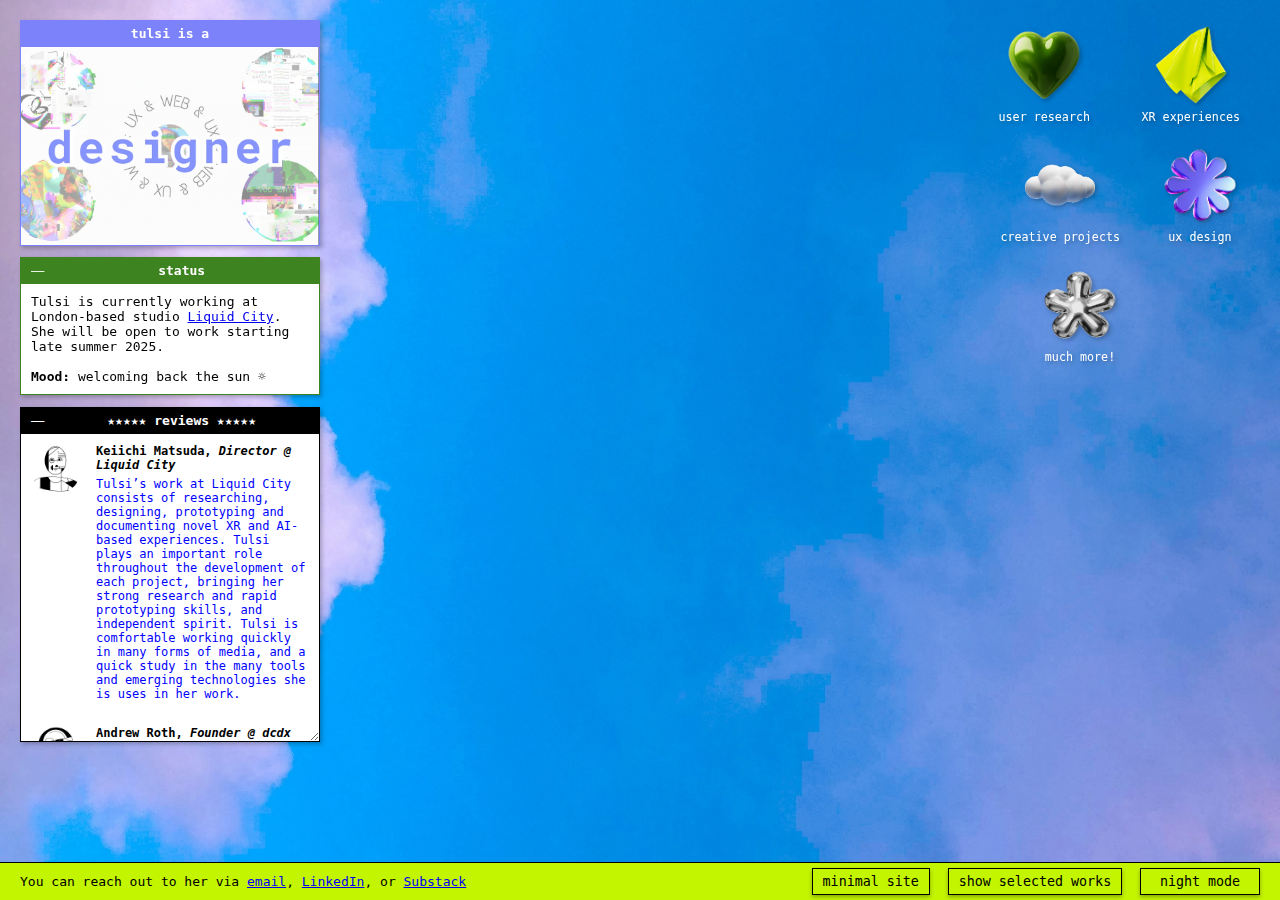
<file: index.html>
<!DOCTYPE html>
<html lang="en">
<head>
    <meta charset="UTF-8">
    <meta name="viewport" content="width=device-width, initial-scale=1.0">
    <title>Portfolio</title>
    <link rel="icon" type="image/x-icon" href="blueheart.png">
    <link rel="stylesheet" href="styles.css">
</head>
<body>
    <div class="desktop">
        <!-- Info Windows -->
        <div class="window" id="status-window" draggable="true">
    <div class="window-header">
        <div class="window-title"> <strong>status</strong></div>
        <button class="minimize-btn">—</button>
    </div>
    <div class="window-content">
        <p>Tulsi is currently working at London-based studio <a href="https://liquid.city/">Liquid City</a>. She will be open to work starting late summer 2025.</p><br>
        <p><strong>Mood:</strong> welcoming back the sun ☼ </p>
    </div>
</div>

<div class="window" id="reviews-window" draggable="true">
    <div class="window-header">
        <div class="window-title"> <strong>★★★★★ reviews ★★★★★</strong></div>
        <button class="minimize-btn">—</button>
    </div>
    <div class="window-content">

        <div class="review">
            <img src="asha-icon.png" alt="Keiichi">
            <div class="review-content">
                <h3>Keiichi Matsuda, <em>Director @ Liquid City</em></h3>
                <p class="review-point"> 
                    Tulsi’s work at Liquid City consists of researching, designing, prototyping and documenting novel XR and AI-based experiences. Tulsi plays an important role throughout the development of each project, bringing her strong research and rapid prototyping skills, and independent spirit. Tulsi is comfortable working quickly in many forms of media, and a quick study in the many tools and emerging technologies she is uses in her work.
                </p>
            </div>
        </div>


        <div class="review">
            <img src="andrew-icon.png" alt="Andrew Roth">
            <div class="review-content">
                <h3>Andrew Roth, <em>Founder @ dcdx</em></h3>
                <p class="review-point">Tulsi is one of those people that just get it. Her ability to find deeper meaning amidst a sea of noise is unparalleled, and her seemingly intuitive understanding of human behavior is scarily on point. The work she did with us at dcdx over a year ago as an intern still stands the test of time as some of our most thought-provoking and loved writing from our audience.</p>
            </div>
        </div>

        <div class="review">
            <img src="asha-icon.png" alt="Asha Toulmin">
            <div class="review-content">
                <h3>Asha Toulmin, <em>Director of UX Research @ CNN</em></h3>
                <p class="review-point">+ Creative: Tulsi comes up with new ideas, thoughts and ways of approaching things</p>
                <p class="review-point">+ Fearless: Tulsi is never afraid to speak up, contribute and address something</p>
                <p class="review-point">+ Proactive: Tulsi truly shows up to what she is invited to, and is always looking to do more and to explore more</p>
            </div>
        </div>

        <div class="review">
            <img src="agnes-icon.png" alt="Agnieska Kroczek">
            <div class="review-content">
                <h3>Agnieska Kroczek, <em>Product Designer @ CNN</em></h3>
                <p class="review-point">Creative, well-spoken, collaborative, and insightful. I worked with Tulsi on a research project at CNN Underscored. Her research compilation was so effective that it would remain a pattern to follow. Tulsi’s super strength is her openness to tackle projects big and small. She brings energy, freshness, intellect, and a creative spark. Working with Tulsi has been a pleasure, and I can't wait to see what she'll tackle next!</p>
            </div>
        </div>
    </div>
</div>

        <div class="window" id="intro-window" draggable="true">
            <div class="window-header">
                <div class="window-title"> <strong>tulsi is a</strong> </div>
            </div>
            <div class="window-content">
                <img src="tulsiisa.gif" width="300px" height="auto">
            </div>
        </div>

        <div class="folder-windows"></div>
        <!-- Folders Container -->
        <div class="folders-container">
            <div class="folder" data-category="xr-ai">
                <img src="brightyellow.png" alt="XR + AI">
                <span>XR experiences</span>
            </div>
            <div class="folder" data-category="web">
                <img src="purpleflower.png" alt="UX Design">
                <span>ux design</span>
            </div>
            <div class="folder" data-category="personal">
                <img src="whitecloud.png" alt="Personal Projects">
                <span>creative projects</span>
            </div>
            <div class="folder" data-category="research">
                <img src="greenheart.png" alt="User Research">
                <span>user research</span>
            </div>
            <div class="folder" data-category="more">
                <img src="chrome.png" alt="Much More">
                <span>much more!</span>
            </div>
        </div>

        <!-- Bottom Bar -->
        <div class="bottom-bar">
            <div class="contact-links">
                You can reach out to her via
                <a href="mailto:tulsikpatel2000@gmail.com">email</a>,
                <a href="https://www.linkedin.com/in/tulsi-patel-4aab98173/" target="_blank">LinkedIn</a>, or
                <a href="https://substack.com/@tulsibasil?" target="_blank">Substack</a>
            </div>
            <div class="controls">
                <button id="minimal">minimal site</button>
                <button id="show-works">show selected works</button>
                <button id="change-bg">change background</button>
            </div>
        </div>
    </div>
    <script src="script.js"></script>
</body>
</html>
</file>
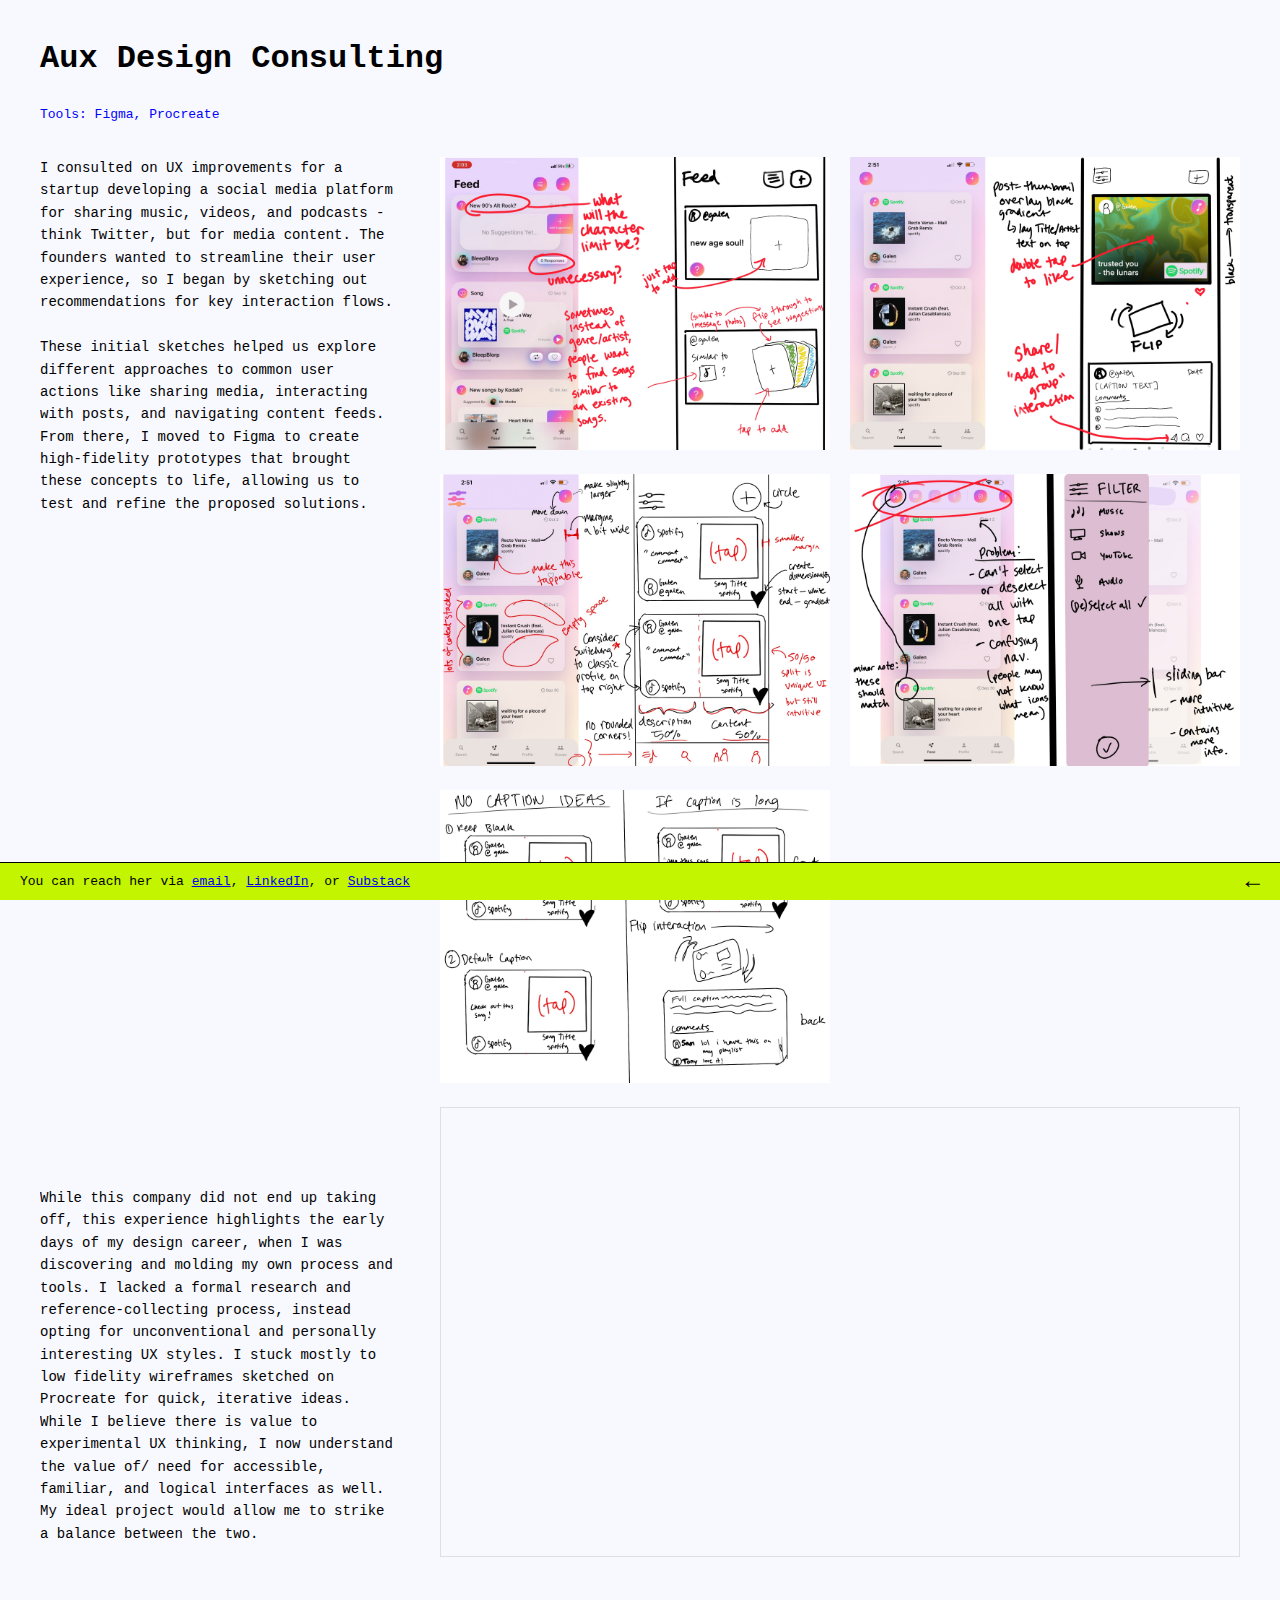
<file: projects/aux.html>
<!DOCTYPE html>
<html lang="en">
<head>
    <meta charset="UTF-8">
    <meta name="viewport" content="width=device-width, initial-scale=1.0">
    <title>Aux</title>
    <link rel="icon" type="image/x-icon" href="blueheart.png">
    <link rel="stylesheet" href="../styles.css">
    <link rel="stylesheet" href="aux.css">
</head>
<body>
    <div class="project-page">
        <h1 class="project-title">Aux Design Consulting</h1>
        <div class="tools">
        	<p> Tools: Figma, Procreate </p>
        </div>
        <br>
        <div class="content-container">
            <!-- Text Column -->
            <div class="text-column">
                <p>I consulted on UX improvements for a startup developing a social media platform for sharing music, videos, and podcasts - think Twitter, but for media content. The founders wanted to streamline their user experience, so I began by sketching out recommendations for key interaction flows.<br><br>
                These initial sketches helped us explore different approaches to common user actions like sharing media, interacting with posts, and navigating content feeds. From there, I moved to Figma to create high-fidelity prototypes that brought these concepts to life, allowing us to test and refine the proposed solutions. <br><br><br><br><br><br><br><br><br><br><br><br><br><br><br><br><br><br><br><br><br><br><br><br><br><br><br><br><br><br><br>
                While this company did not end up taking off, this experience highlights the early days of my design career, when I was discovering and molding my own process and tools. I lacked a formal research and reference-collecting process, instead opting for unconventional and personally interesting UX styles. I stuck mostly to low fidelity wireframes sketched on Procreate for quick, iterative ideas. While I believe there is value to experimental UX thinking, I now understand the value of/ need for accessible, familiar, and logical interfaces as well. My ideal project would allow me to strike a balance between the two. 
                </p>
                
            </div>

            <!-- Media Column -->
            <div class="media-column">
                
            <div class="media-block">
                <div class="media-item">
                    <img src="auxmedia/aux1.jpg" >
                </div>
                
                <div class="media-item">
                    <img src="auxmedia/aux2.jpg" >
                </div>

                <div class="media-item">
                    <img src="auxmedia/aux3.jpg" >
                </div>

                <div class="media-item">
                    <img src="auxmedia/aux4.jpg" >
                </div>

                <div class="media-item">
                    <img src="auxmedia/IMG_2431.jpeg" >
                </div>
            </div>

            <div class="media-item">
					    <iframe style="border: 1px solid rgba(0, 0, 0, 0.1);" width="800" height="450" src="https://embed.figma.com/design/Se4w9ufcFKb0zMkx9xK3Tu/AUX?node-id=0-1&embed-host=share" allowfullscreen></iframe>
                </div>

            </div>
        </div>
    </div>

    <!-- Bottom Bar -->
    <div class="bottom-bar">
        <div class="contact-links"> You can reach her via
            <a href="mailto:tulsi-basil@gmail.com">email</a>,
            <a href="https://www.linkedin.com/in/tulsi-patel-4aab98173/">LinkedIn</a>, or
            <a href="https://substack.com/@tulsibasil?">Substack</a>
        </div>
        <a href="../" class="back-arrow">←</a>
    </div>
</body>
</html>
</file>
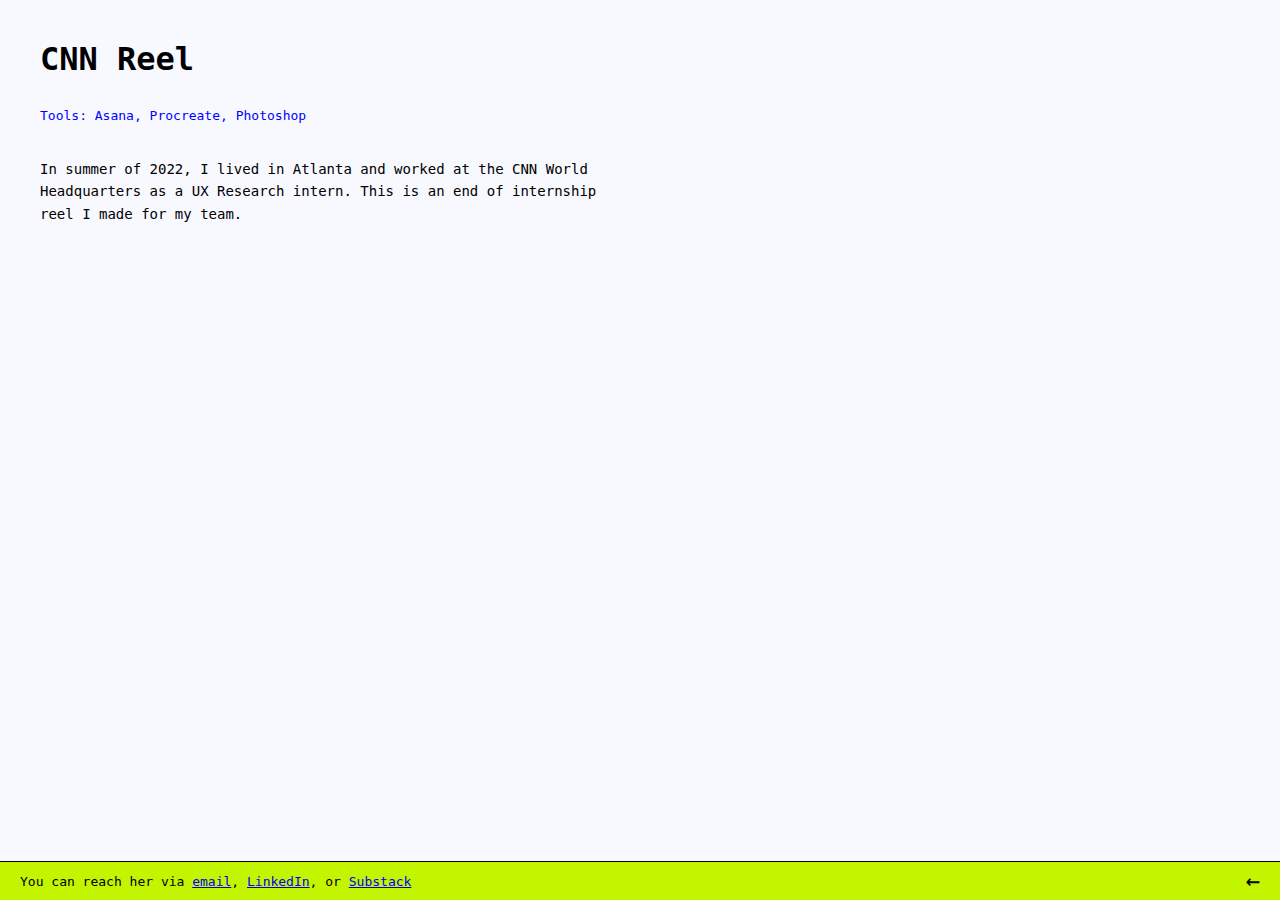
<file: projects/cnn.html>
<!DOCTYPE html>
<html lang="en">
<head>
    <meta charset="UTF-8">
    <meta name="viewport" content="width=device-width, initial-scale=1.0">
    <title>Wisp</title>
    <link rel="stylesheet" href="../styles.css">
    <link rel="stylesheet" href="wisp.css">
</head>
<body>
    <div class="project-page">
        <h1 class="project-title">CNN Reel</h1>
        <div class="tools">
        	<p> Tools: Asana, Procreate, Photoshop </p>
        </div>
        <br>
        <div class="content-container">
            <!-- Text Column -->
            <div class="text-column">
                <p>In summer of 2022, I lived in Atlanta and worked at the CNN World Headquarters as a UX Research intern. This is an end of internship reel I made for my team. </p>
                
            </div>

            <!-- Media Column -->
            <div class="media-column">
                <div class="media-item video-container">
					    <iframe 
					        src="https://youtu.be/SNGi2Mm7qrM?si=b3L5Sxrzr6EdKeAx"
					        title="YouTube video"
					        frameborder="0"
					        allow="accelerometer; autoplay; clipboard-write; encrypted-media; gyroscope; picture-in-picture"
					        allowfullscreen>
					    </iframe>
                </div>
                

            <div class="media-block"> 
                
            </div>

            

            </div>
        </div>
    </div>

    <!-- Bottom Bar -->
    <div class="bottom-bar">
        <div class="contact-links"> You can reach her via
            <a href="mailto:">email</a>,
            <a href="#">LinkedIn</a>, or
            <a href="#">Substack</a>
        </div>
        <a href="../" class="back-arrow">←</a>
    </div>
</body>
</html>
</file>
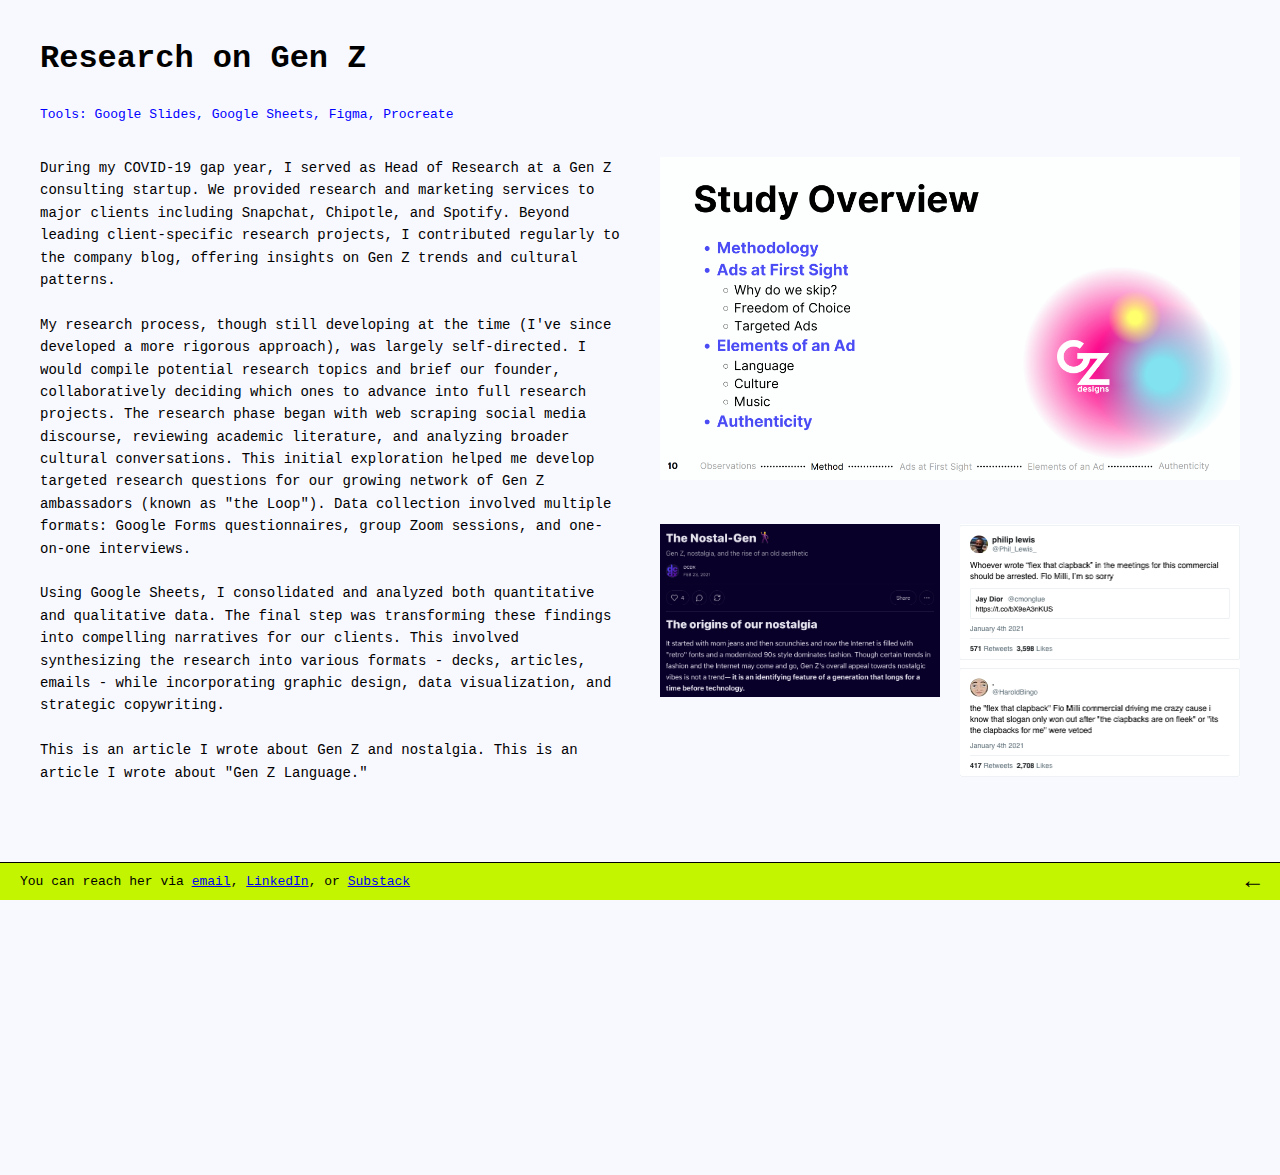
<file: projects/dcdx.html>
<!DOCTYPE html>
<html lang="en">
<head>
    <meta charset="UTF-8">
    <meta name="viewport" content="width=device-width, initial-scale=1.0">
    <title>dcdx</title>
    <link rel="icon" type="image/x-icon" href="blueheart.png">
    <link rel="stylesheet" href="../styles.css">
    <link rel="stylesheet" href="wisp.css">
</head>
<body>
    <div class="project-page">
        <h1 class="project-title">Research on Gen Z</h1>
        <div class="tools">
        	<p> Tools: Google Slides, Google Sheets, Figma, Procreate</p>
        </div>
        <br>
        <div class="content-container">
            <!-- Text Column -->
            <div class="text-column">
                <p>During my COVID-19 gap year, I served as Head of Research at a Gen Z consulting startup. We provided research and marketing services to major clients including Snapchat, Chipotle, and Spotify. Beyond leading client-specific research projects, I contributed regularly to the company blog, offering insights on Gen Z trends and cultural patterns.
                <br><br>
                My research process, though still developing at the time (I've since developed a more rigorous approach), was largely self-directed. I would compile potential research topics and brief our founder, collaboratively deciding which ones to advance into full research projects. The research phase began with web scraping social media discourse, reviewing academic literature, and analyzing broader cultural conversations. This initial exploration helped me develop targeted research questions for our growing network of Gen Z ambassadors (known as "the Loop"). Data collection involved multiple formats: Google Forms questionnaires, group Zoom sessions, and one-on-one interviews.
                <br><br>
                Using Google Sheets, I consolidated and analyzed both quantitative and qualitative data. The final step was transforming these findings into compelling narratives for our clients. This involved synthesizing the research into various formats - decks, articles, emails - while incorporating graphic design, data visualization, and strategic copywriting. 
                <br><br>
                This is an article I wrote about Gen Z and nostalgia.
                This is an article I wrote about "Gen Z Language."
                </p>
                
            </div>

            <!-- Media Column -->
            <div class="media-column">
                <div class="media-item">
					  <a href="dcdxmedia/gzdcopy2.pdf" download>
                        <img src="dcdxmedia/deckimage.png" style="cursor: pointer;">
                        </a>
                </div>
                

            <div class="media-block"> 
                <div class="media-item">
                    <img src="dcdxmedia/nostalgen.png">
                </div>

                <div class="media-item">
                    <img src="dcdxmedia/flex.png">
                </div>

            </div>

            </div>
        </div>
    </div>

    <!-- Bottom Bar -->
    <div class="bottom-bar">
        <div class="contact-links"> You can reach her via
            <a href="mailto:tulsiibasil@gmail.com">email</a>,
            <a href="https://www.linkedin.com/in/tulsi-patel-4aab98173/">LinkedIn</a>, or
            <a href="https://substack.com/@tulsibasil?">Substack</a>
        </div>
        <a href="../index.html" class="back-arrow">←</a>
    </div>
</body>
</html>
</file>
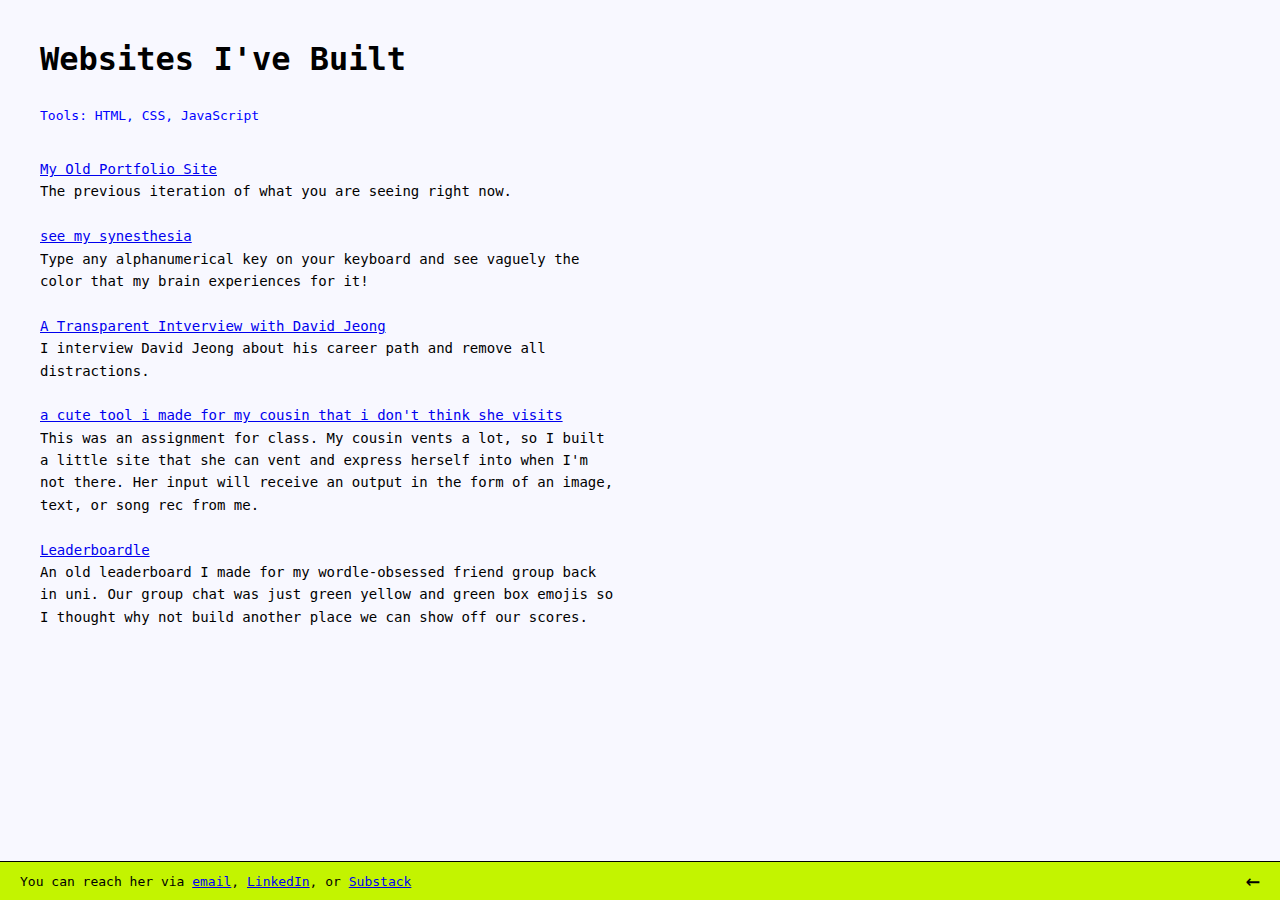
<file: projects/website.html>
<!DOCTYPE html>
<html lang="en">
<head>
    <meta charset="UTF-8">
    <meta name="viewport" content="width=device-width, initial-scale=1.0">
    <title>Writing</title>
    <link rel="stylesheet" href="../styles.css">
    <link rel="stylesheet" href="fancybear.css">
</head>
<body>
    <div class="project-page">
        <h1 class="project-title">Websites I've Built</h1>
        <div class="tools">
        	<p> Tools: HTML, CSS, JavaScript </p>
        </div>
        <br>
        <div class="content-container">
            <!-- Text Column -->
            <div class="text-column">
                <p>

                    <a class="mytitle" href="https://tulsibasil.github.io/portfolio/port.html">My Old Portfolio Site</a>
                    <br>
                    The previous iteration of what you are seeing right now. 
                    <br>
                    <br>

                    <a class="mytitle" href="https://tulsibasil.github.io/interactive/keyboard_instrument/keyboard.html">see my synesthesia</a>
                    <br>
                    Type any alphanumerical key on your keyboard and see vaguely the color that my brain experiences for it!
                    <br>
                    <br>

                    <a class="mytitle" href="https://tulsibasil.github.io/interactive/jeonginterview.html">A Transparent Intverview with David Jeong</a>
                    <br>
                    I interview David Jeong about his career path and remove all distractions.
                    <br>
                    <br>

                    <a class="mytitle" href="https://tulsibasil.github.io/interactive/input_output/inputoutput.html">a cute tool i made for my cousin that i don't think she visits</a>
                    <br>
                    This was an assignment for class. My cousin vents a lot, so I built a little site that she can vent and express herself into when I'm not there. Her input will receive an output in the form of an image, text, or song rec from me.
                    <br>
                    <br>

                    <a class="mytitle" href="https://tulsibasil.github.io/interactive/airtable-demo/1%20-%20list%20all%20records/index.html">Leaderboardle</a>
                    <br>
                    An old leaderboard I made for my wordle-obsessed friend group back in uni. Our group chat was just green yellow and green box emojis so I thought why not build another place we can show off our scores. 
                    <br>
                    <br>

                    

                </p>
                
            </div>

        
        </div>
    </div>

    <!-- Bottom Bar -->
    <div class="bottom-bar">
        <div class="contact-links"> You can reach her via
            <a href="mailto:">email</a>,
            <a href="#">LinkedIn</a>, or
            <a href="#">Substack</a>
        </div>
        <a href="../" class="back-arrow">←</a>
    </div>
</body>
</html>
</file>
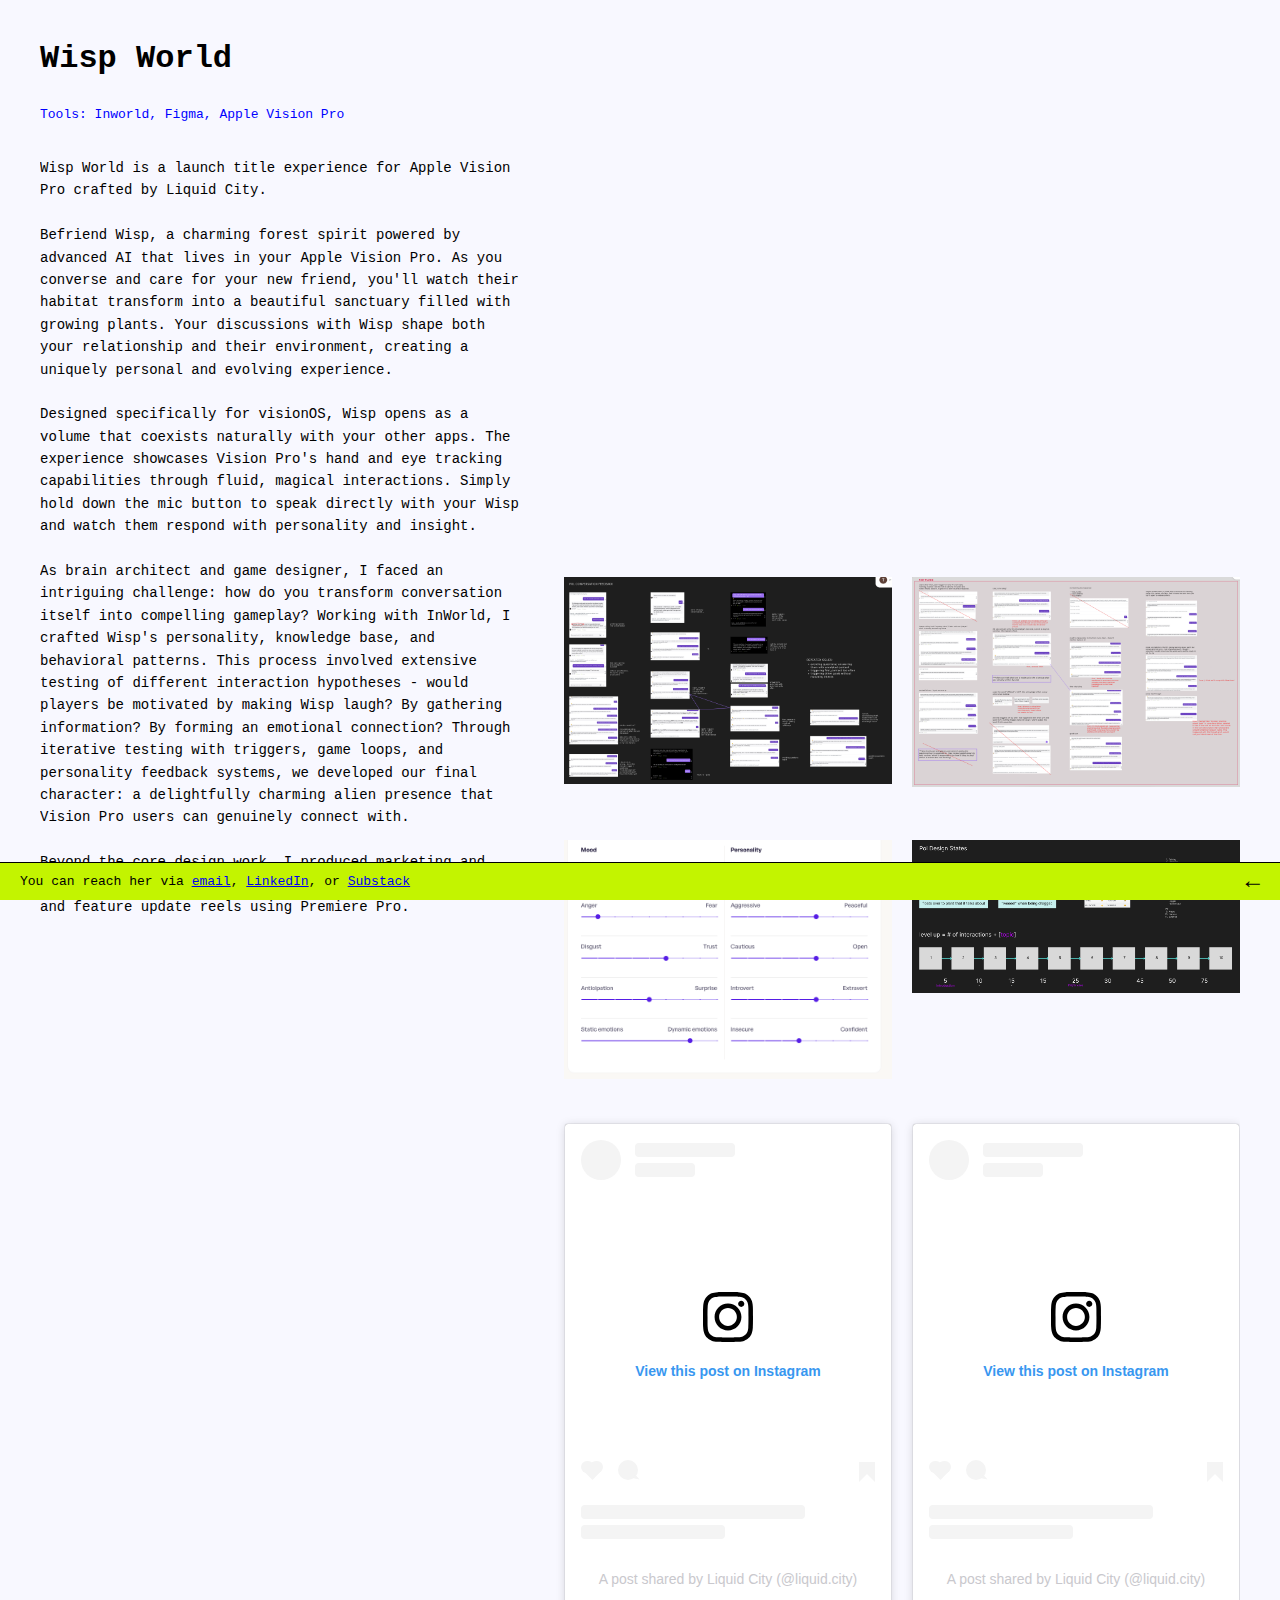
<file: projects/wisp.html>
<!DOCTYPE html>
<html lang="en">
<head>
    <meta charset="UTF-8">
    <meta name="viewport" content="width=device-width, initial-scale=1.0">
    <title>Wisp</title>
    <link rel="icon" type="image/x-icon" href="blueheart.png">
    <link rel="stylesheet" href="../styles.css">
    <link rel="stylesheet" href="wisp.css">
</head>
<body>
    <div class="project-page">
        <h1 class="project-title">Wisp World</h1>
        <div class="tools">
        	<p> Tools: Inworld, Figma, Apple Vision Pro </p>
        </div>
        <br>
        <div class="content-container">
            <!-- Text Column -->
            <div class="text-column">
                <p>
		Wisp World is a launch title experience for Apple Vision Pro crafted by Liquid City. 	
		<br>
                <br>
		Befriend Wisp, a charming forest spirit powered by advanced AI that lives in your Apple Vision Pro. As you converse and care for your new friend, you'll watch their habitat transform into a beautiful sanctuary filled with growing plants. Your discussions with Wisp shape both your relationship and their environment, creating a uniquely personal and evolving experience.
                <br>
                <br>
                Designed specifically for visionOS, Wisp opens as a volume that coexists naturally with your other apps. The experience showcases Vision Pro's hand and eye tracking capabilities through fluid, magical interactions. Simply hold down the mic button to speak directly with your Wisp and watch them respond with personality and insight.
                
                <br>
                <br>
                As brain architect and game designer, I faced an intriguing challenge: how do you transform conversation itself into compelling gameplay? Working with InWorld, I crafted Wisp's personality, knowledge base, and behavioral patterns. This process involved extensive testing of different interaction hypotheses - would players be motivated by making Wisp laugh? By gathering information? By forming an emotional connection? Through iterative testing with triggers, game loops, and personality feedback systems, we developed our final character: a delightfully charming alien presence that Vision Pro users can genuinely connect with.
                
                <br>
                <br>
                Beyond the core design work, I produced marketing and social content for Wisp World, creating trailers, edits, and feature update reels using Premiere Pro. </p>
                
            </div>

            <!-- Media Column -->
            <div class="media-column">
                <div class="media-item video-container">
					    <iframe 
					        src="https://www.youtube.com/embed/YH2fk7y44is?si=m0BdzaaUJmYsgMd4"
					        title="YouTube video"
					        frameborder="0"
					        allow="accelerometer; autoplay; clipboard-write; encrypted-media; gyroscope; picture-in-picture"
					        allowfullscreen>
					    </iframe>
                </div>
                

            <div class="media-block"> 
                <div class="media-item">
                    <img src="wispmedia/wisptests1.png" alt="x">
                </div>
                
                <div class="media-item">
                    <img src="wispmedia/wisptests2.png" alt="xx">
                </div>

                <div class="media-item">
                    <img src="wispmedia/moodcontrols.png" alt="xxx">
                </div>

                <div class="media-item">
                    <img src="wispmedia/wispflow.png" alt="xxxx">
                </div>
            </div>

            <div class="media-block-2"> 
                <div>
                    <blockquote class="instagram-media" data-instgrm-captioned data-instgrm-permalink="https://www.instagram.com/reel/C6bpAu5MKTc/?utm_source=ig_embed&amp;utm_campaign=loading" data-instgrm-version="14" style=" background:#FFF; border:0; border-radius:3px; box-shadow:0 0 1px 0 rgba(0,0,0,0.5),0 1px 10px 0 rgba(0,0,0,0.15); margin: 1px; max-width:540px; min-width:326px; padding:0; width:99.375%; width:-webkit-calc(100% - 2px); width:calc(100% - 2px);"><div style="padding:16px;"> <a href="https://www.instagram.com/reel/C6bpAu5MKTc/?utm_source=ig_embed&amp;utm_campaign=loading" style=" background:#FFFFFF; line-height:0; padding:0 0; text-align:center; text-decoration:none; width:100%;" target="_blank"> <div style=" display: flex; flex-direction: row; align-items: center;"> <div style="background-color: #F4F4F4; border-radius: 50%; flex-grow: 0; height: 40px; margin-right: 14px; width: 40px;"></div> <div style="display: flex; flex-direction: column; flex-grow: 1; justify-content: center;"> <div style=" background-color: #F4F4F4; border-radius: 4px; flex-grow: 0; height: 14px; margin-bottom: 6px; width: 100px;"></div> <div style=" background-color: #F4F4F4; border-radius: 4px; flex-grow: 0; height: 14px; width: 60px;"></div></div></div><div style="padding: 19% 0;"></div> <div style="display:block; height:50px; margin:0 auto 12px; width:50px;"><svg width="50px" height="50px" viewBox="0 0 60 60" version="1.1" xmlns="https://www.w3.org/2000/svg" xmlns:xlink="https://www.w3.org/1999/xlink"><g stroke="none" stroke-width="1" fill="none" fill-rule="evenodd"><g transform="translate(-511.000000, -20.000000)" fill="#000000"><g><path d="M556.869,30.41 C554.814,30.41 553.148,32.076 553.148,34.131 C553.148,36.186 554.814,37.852 556.869,37.852 C558.924,37.852 560.59,36.186 560.59,34.131 C560.59,32.076 558.924,30.41 556.869,30.41 M541,60.657 C535.114,60.657 530.342,55.887 530.342,50 C530.342,44.114 535.114,39.342 541,39.342 C546.887,39.342 551.658,44.114 551.658,50 C551.658,55.887 546.887,60.657 541,60.657 M541,33.886 C532.1,33.886 524.886,41.1 524.886,50 C524.886,58.899 532.1,66.113 541,66.113 C549.9,66.113 557.115,58.899 557.115,50 C557.115,41.1 549.9,33.886 541,33.886 M565.378,62.101 C565.244,65.022 564.756,66.606 564.346,67.663 C563.803,69.06 563.154,70.057 562.106,71.106 C561.058,72.155 560.06,72.803 558.662,73.347 C557.607,73.757 556.021,74.244 553.102,74.378 C549.944,74.521 548.997,74.552 541,74.552 C533.003,74.552 532.056,74.521 528.898,74.378 C525.979,74.244 524.393,73.757 523.338,73.347 C521.94,72.803 520.942,72.155 519.894,71.106 C518.846,70.057 518.197,69.06 517.654,67.663 C517.244,66.606 516.755,65.022 516.623,62.101 C516.479,58.943 516.448,57.996 516.448,50 C516.448,42.003 516.479,41.056 516.623,37.899 C516.755,34.978 517.244,33.391 517.654,32.338 C518.197,30.938 518.846,29.942 519.894,28.894 C520.942,27.846 521.94,27.196 523.338,26.654 C524.393,26.244 525.979,25.756 528.898,25.623 C532.057,25.479 533.004,25.448 541,25.448 C548.997,25.448 549.943,25.479 553.102,25.623 C556.021,25.756 557.607,26.244 558.662,26.654 C560.06,27.196 561.058,27.846 562.106,28.894 C563.154,29.942 563.803,30.938 564.346,32.338 C564.756,33.391 565.244,34.978 565.378,37.899 C565.522,41.056 565.552,42.003 565.552,50 C565.552,57.996 565.522,58.943 565.378,62.101 M570.82,37.631 C570.674,34.438 570.167,32.258 569.425,30.349 C568.659,28.377 567.633,26.702 565.965,25.035 C564.297,23.368 562.623,22.342 560.652,21.575 C558.743,20.834 556.562,20.326 553.369,20.18 C550.169,20.033 549.148,20 541,20 C532.853,20 531.831,20.033 528.631,20.18 C525.438,20.326 523.257,20.834 521.349,21.575 C519.376,22.342 517.703,23.368 516.035,25.035 C514.368,26.702 513.342,28.377 512.574,30.349 C511.834,32.258 511.326,34.438 511.181,37.631 C511.035,40.831 511,41.851 511,50 C511,58.147 511.035,59.17 511.181,62.369 C511.326,65.562 511.834,67.743 512.574,69.651 C513.342,71.625 514.368,73.296 516.035,74.965 C517.703,76.634 519.376,77.658 521.349,78.425 C523.257,79.167 525.438,79.673 528.631,79.82 C531.831,79.965 532.853,80.001 541,80.001 C549.148,80.001 550.169,79.965 553.369,79.82 C556.562,79.673 558.743,79.167 560.652,78.425 C562.623,77.658 564.297,76.634 565.965,74.965 C567.633,73.296 568.659,71.625 569.425,69.651 C570.167,67.743 570.674,65.562 570.82,62.369 C570.966,59.17 571,58.147 571,50 C571,41.851 570.966,40.831 570.82,37.631"></path></g></g></g></svg></div><div style="padding-top: 8px;"> <div style=" color:#3897f0; font-family:Arial,sans-serif; font-size:14px; font-style:normal; font-weight:550; line-height:18px;">View this post on Instagram</div></div><div style="padding: 12.5% 0;"></div> <div style="display: flex; flex-direction: row; margin-bottom: 14px; align-items: center;"><div> <div style="background-color: #F4F4F4; border-radius: 50%; height: 12.5px; width: 12.5px; transform: translateX(0px) translateY(7px);"></div> <div style="background-color: #F4F4F4; height: 12.5px; transform: rotate(-45deg) translateX(3px) translateY(1px); width: 12.5px; flex-grow: 0; margin-right: 14px; margin-left: 2px;"></div> <div style="background-color: #F4F4F4; border-radius: 50%; height: 12.5px; width: 12.5px; transform: translateX(9px) translateY(-18px);"></div></div><div style="margin-left: 8px;"> <div style=" background-color: #F4F4F4; border-radius: 50%; flex-grow: 0; height: 20px; width: 20px;"></div> <div style=" width: 0; height: 0; border-top: 2px solid transparent; border-left: 6px solid #f4f4f4; border-bottom: 2px solid transparent; transform: translateX(16px) translateY(-4px) rotate(30deg)"></div></div><div style="margin-left: auto;"> <div style=" width: 0px; border-top: 8px solid #F4F4F4; border-right: 8px solid transparent; transform: translateY(16px);"></div> <div style=" background-color: #F4F4F4; flex-grow: 0; height: 12px; width: 16px; transform: translateY(-4px);"></div> <div style=" width: 0; height: 0; border-top: 8px solid #F4F4F4; border-left: 8px solid transparent; transform: translateY(-4px) translateX(8px);"></div></div></div> <div style="display: flex; flex-direction: column; flex-grow: 1; justify-content: center; margin-bottom: 24px;"> <div style=" background-color: #F4F4F4; border-radius: 4px; flex-grow: 0; height: 14px; margin-bottom: 6px; width: 224px;"></div> <div style=" background-color: #F4F4F4; border-radius: 4px; flex-grow: 0; height: 14px; width: 144px;"></div></div></a><p style=" color:#c9c8cd; font-family:Arial,sans-serif; font-size:14px; line-height:17px; margin-bottom:0; margin-top:8px; overflow:hidden; padding:8px 0 7px; text-align:center; text-overflow:ellipsis; white-space:nowrap;"><a href="https://www.instagram.com/reel/C6bpAu5MKTc/?utm_source=ig_embed&amp;utm_campaign=loading" style=" color:#c9c8cd; font-family:Arial,sans-serif; font-size:14px; font-style:normal; font-weight:normal; line-height:17px; text-decoration:none;" target="_blank">A post shared by Liquid City (@liquid.city)</a></p></div></blockquote>
                    <script async src="//www.instagram.com/embed.js"></script>
                </div>

                <div>
                    <blockquote class="instagram-media" data-instgrm-permalink="https://www.instagram.com/reel/C8wz46WMQjT/?utm_source=ig_embed&amp;utm_campaign=loading" data-instgrm-version="14" style=" background:#FFF; border:0; border-radius:3px; box-shadow:0 0 1px 0 rgba(0,0,0,0.5),0 1px 10px 0 rgba(0,0,0,0.15); margin: 1px; max-width:540px; min-width:326px; padding:0; width:99.375%; width:-webkit-calc(100% - 2px); width:calc(100% - 2px);"><div style="padding:16px;"> <a href="https://www.instagram.com/reel/C8wz46WMQjT/?utm_source=ig_embed&amp;utm_campaign=loading" style=" background:#FFFFFF; line-height:0; padding:0 0; text-align:center; text-decoration:none; width:100%;" target="_blank"> <div style=" display: flex; flex-direction: row; align-items: center;"> <div style="background-color: #F4F4F4; border-radius: 50%; flex-grow: 0; height: 40px; margin-right: 14px; width: 40px;"></div> <div style="display: flex; flex-direction: column; flex-grow: 1; justify-content: center;"> <div style=" background-color: #F4F4F4; border-radius: 4px; flex-grow: 0; height: 14px; margin-bottom: 6px; width: 100px;"></div> <div style=" background-color: #F4F4F4; border-radius: 4px; flex-grow: 0; height: 14px; width: 60px;"></div></div></div><div style="padding: 19% 0;"></div> <div style="display:block; height:50px; margin:0 auto 12px; width:50px;"><svg width="50px" height="50px" viewBox="0 0 60 60" version="1.1" xmlns="https://www.w3.org/2000/svg" xmlns:xlink="https://www.w3.org/1999/xlink"><g stroke="none" stroke-width="1" fill="none" fill-rule="evenodd"><g transform="translate(-511.000000, -20.000000)" fill="#000000"><g><path d="M556.869,30.41 C554.814,30.41 553.148,32.076 553.148,34.131 C553.148,36.186 554.814,37.852 556.869,37.852 C558.924,37.852 560.59,36.186 560.59,34.131 C560.59,32.076 558.924,30.41 556.869,30.41 M541,60.657 C535.114,60.657 530.342,55.887 530.342,50 C530.342,44.114 535.114,39.342 541,39.342 C546.887,39.342 551.658,44.114 551.658,50 C551.658,55.887 546.887,60.657 541,60.657 M541,33.886 C532.1,33.886 524.886,41.1 524.886,50 C524.886,58.899 532.1,66.113 541,66.113 C549.9,66.113 557.115,58.899 557.115,50 C557.115,41.1 549.9,33.886 541,33.886 M565.378,62.101 C565.244,65.022 564.756,66.606 564.346,67.663 C563.803,69.06 563.154,70.057 562.106,71.106 C561.058,72.155 560.06,72.803 558.662,73.347 C557.607,73.757 556.021,74.244 553.102,74.378 C549.944,74.521 548.997,74.552 541,74.552 C533.003,74.552 532.056,74.521 528.898,74.378 C525.979,74.244 524.393,73.757 523.338,73.347 C521.94,72.803 520.942,72.155 519.894,71.106 C518.846,70.057 518.197,69.06 517.654,67.663 C517.244,66.606 516.755,65.022 516.623,62.101 C516.479,58.943 516.448,57.996 516.448,50 C516.448,42.003 516.479,41.056 516.623,37.899 C516.755,34.978 517.244,33.391 517.654,32.338 C518.197,30.938 518.846,29.942 519.894,28.894 C520.942,27.846 521.94,27.196 523.338,26.654 C524.393,26.244 525.979,25.756 528.898,25.623 C532.057,25.479 533.004,25.448 541,25.448 C548.997,25.448 549.943,25.479 553.102,25.623 C556.021,25.756 557.607,26.244 558.662,26.654 C560.06,27.196 561.058,27.846 562.106,28.894 C563.154,29.942 563.803,30.938 564.346,32.338 C564.756,33.391 565.244,34.978 565.378,37.899 C565.522,41.056 565.552,42.003 565.552,50 C565.552,57.996 565.522,58.943 565.378,62.101 M570.82,37.631 C570.674,34.438 570.167,32.258 569.425,30.349 C568.659,28.377 567.633,26.702 565.965,25.035 C564.297,23.368 562.623,22.342 560.652,21.575 C558.743,20.834 556.562,20.326 553.369,20.18 C550.169,20.033 549.148,20 541,20 C532.853,20 531.831,20.033 528.631,20.18 C525.438,20.326 523.257,20.834 521.349,21.575 C519.376,22.342 517.703,23.368 516.035,25.035 C514.368,26.702 513.342,28.377 512.574,30.349 C511.834,32.258 511.326,34.438 511.181,37.631 C511.035,40.831 511,41.851 511,50 C511,58.147 511.035,59.17 511.181,62.369 C511.326,65.562 511.834,67.743 512.574,69.651 C513.342,71.625 514.368,73.296 516.035,74.965 C517.703,76.634 519.376,77.658 521.349,78.425 C523.257,79.167 525.438,79.673 528.631,79.82 C531.831,79.965 532.853,80.001 541,80.001 C549.148,80.001 550.169,79.965 553.369,79.82 C556.562,79.673 558.743,79.167 560.652,78.425 C562.623,77.658 564.297,76.634 565.965,74.965 C567.633,73.296 568.659,71.625 569.425,69.651 C570.167,67.743 570.674,65.562 570.82,62.369 C570.966,59.17 571,58.147 571,50 C571,41.851 570.966,40.831 570.82,37.631"></path></g></g></g></svg></div><div style="padding-top: 8px;"> <div style=" color:#3897f0; font-family:Arial,sans-serif; font-size:14px; font-style:normal; font-weight:550; line-height:18px;">View this post on Instagram</div></div><div style="padding: 12.5% 0;"></div> <div style="display: flex; flex-direction: row; margin-bottom: 14px; align-items: center;"><div> <div style="background-color: #F4F4F4; border-radius: 50%; height: 12.5px; width: 12.5px; transform: translateX(0px) translateY(7px);"></div> <div style="background-color: #F4F4F4; height: 12.5px; transform: rotate(-45deg) translateX(3px) translateY(1px); width: 12.5px; flex-grow: 0; margin-right: 14px; margin-left: 2px;"></div> <div style="background-color: #F4F4F4; border-radius: 50%; height: 12.5px; width: 12.5px; transform: translateX(9px) translateY(-18px);"></div></div><div style="margin-left: 8px;"> <div style=" background-color: #F4F4F4; border-radius: 50%; flex-grow: 0; height: 20px; width: 20px;"></div> <div style=" width: 0; height: 0; border-top: 2px solid transparent; border-left: 6px solid #f4f4f4; border-bottom: 2px solid transparent; transform: translateX(16px) translateY(-4px) rotate(30deg)"></div></div><div style="margin-left: auto;"> <div style=" width: 0px; border-top: 8px solid #F4F4F4; border-right: 8px solid transparent; transform: translateY(16px);"></div> <div style=" background-color: #F4F4F4; flex-grow: 0; height: 12px; width: 16px; transform: translateY(-4px);"></div> <div style=" width: 0; height: 0; border-top: 8px solid #F4F4F4; border-left: 8px solid transparent; transform: translateY(-4px) translateX(8px);"></div></div></div> <div style="display: flex; flex-direction: column; flex-grow: 1; justify-content: center; margin-bottom: 24px;"> <div style=" background-color: #F4F4F4; border-radius: 4px; flex-grow: 0; height: 14px; margin-bottom: 6px; width: 224px;"></div> <div style=" background-color: #F4F4F4; border-radius: 4px; flex-grow: 0; height: 14px; width: 144px;"></div></div></a><p style=" color:#c9c8cd; font-family:Arial,sans-serif; font-size:14px; line-height:17px; margin-bottom:0; margin-top:8px; overflow:hidden; padding:8px 0 7px; text-align:center; text-overflow:ellipsis; white-space:nowrap;"><a href="https://www.instagram.com/reel/C8wz46WMQjT/?utm_source=ig_embed&amp;utm_campaign=loading" style=" color:#c9c8cd; font-family:Arial,sans-serif; font-size:14px; font-style:normal; font-weight:normal; line-height:17px; text-decoration:none;" target="_blank">A post shared by Liquid City (@liquid.city)</a></p></div></blockquote>
                    <script async src="//www.instagram.com/embed.js"></script>
                </div>
            </div>

            </div>
        </div>
    </div>

    <!-- Bottom Bar -->
    <div class="bottom-bar">
        <div class="contact-links"> You can reach her via
            <a href="mailto:tulsiibasil@gmail.com">email</a>,
            <a href="https://www.linkedin.com/in/tulsi-patel-4aab98173/">LinkedIn</a>, or
            <a href="https://substack.com/@tulsibasil?">Substack</a>
        </div>
        <a href="../index.html" class="back-arrow">←</a>
    </div>
</body>
</html>
</file>
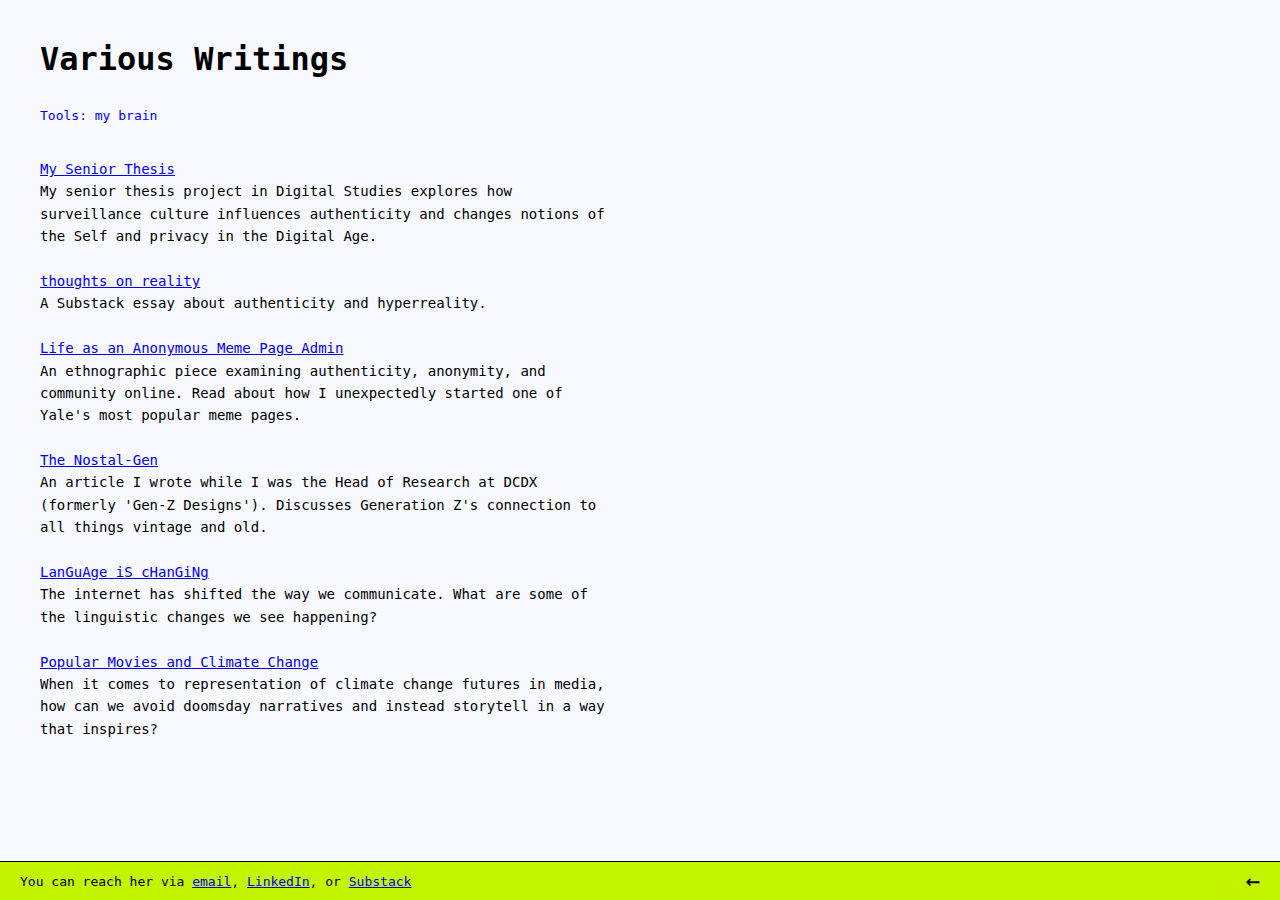
<file: projects/writing.html>
<!DOCTYPE html>
<html lang="en">
<head>
    <meta charset="UTF-8">
    <meta name="viewport" content="width=device-width, initial-scale=1.0">
    <title>Writing</title>
    <link rel="icon" type="image/x-icon" href="blueheart.png">
    <link rel="stylesheet" href="../styles.css">
    <link rel="stylesheet" href="fancybear.css">
</head>
<body>
    <div class="project-page">
        <h1 class="project-title">Various Writings</h1>
        <div class="tools">
        	<p> Tools: my brain </p>
        </div>
        <br>
        <div class="content-container">
            <!-- Text Column -->
            <div class="text-column">
                <p>

                    <a class="mytitle" href="writingmedia/PATEL_SENIORTHESIS.pdf">My Senior Thesis</a>
                    <br>
                    My senior thesis project in Digital Studies explores how surveillance culture influences authenticity and changes notions of the Self and privacy in the Digital Age. 
                    <br>
                    <br>

                    <a class="mytitle" href="https://substack.com/@tulsibasil/note/p-142563248?utm_source=notes-share-action&r=etgs2">thoughts on reality</a>
                    <br>
                    A Substack essay about authenticity and hyperreality.
                    <br>
                    <br>

                    <a class="mytitle" href="writingmedia/affirmation.pdf">Life as an Anonymous Meme Page Admin</a>
                    <br>
                    An ethnographic piece examining authenticity, anonymity, and community online. Read about how I unexpectedly started one of Yale's most popular meme pages. 
                    <br>
                    <br>

                    <a class="mytitle" href="https://dcdx.substack.com/p/the-nostal-gen-">The Nostal-Gen</a>
                    <br>
                    An article I wrote while I was the Head of Research at DCDX (formerly 'Gen-Z Designs'). Discusses Generation Z's connection to all things vintage and old. 
                    <br>
                    <br>

                    <a class="mytitle" href="https://dcdx.co/blog-gen-z-research-insights/2021/3/2/languageischanging">LanGuAge iS cHanGiNg</a>
                    <br>
                    The internet has shifted the way we communicate. What are some of the linguistic changes we see happening?
                    <br>
                    <br>

                    <a class="mytitle" href="https://artistsandclimatechange.com/2020/11/12/popular-movies-and-climate-change/">Popular Movies and Climate Change</a>
                    <br>
                    When it comes to representation of climate change futures in media, how can we avoid doomsday narratives and instead storytell in a way that inspires?
                    



                </p>
                
            </div>

        
        </div>
    </div>

    <!-- Bottom Bar -->
    <div class="bottom-bar">
        <div class="contact-links"> You can reach her via
            <a href="mailto:tulsi-basil@gmail.com">email</a>,
            <a href="https://www.linkedin.com/in/tulsi-patel-4aab98173/">LinkedIn</a>, or
            <a href="https://substack.com/@tulsibasil?">Substack</a>
        </div>
        <a href="../" class="back-arrow">←</a>
    </div>
</body>
</html>
</file>
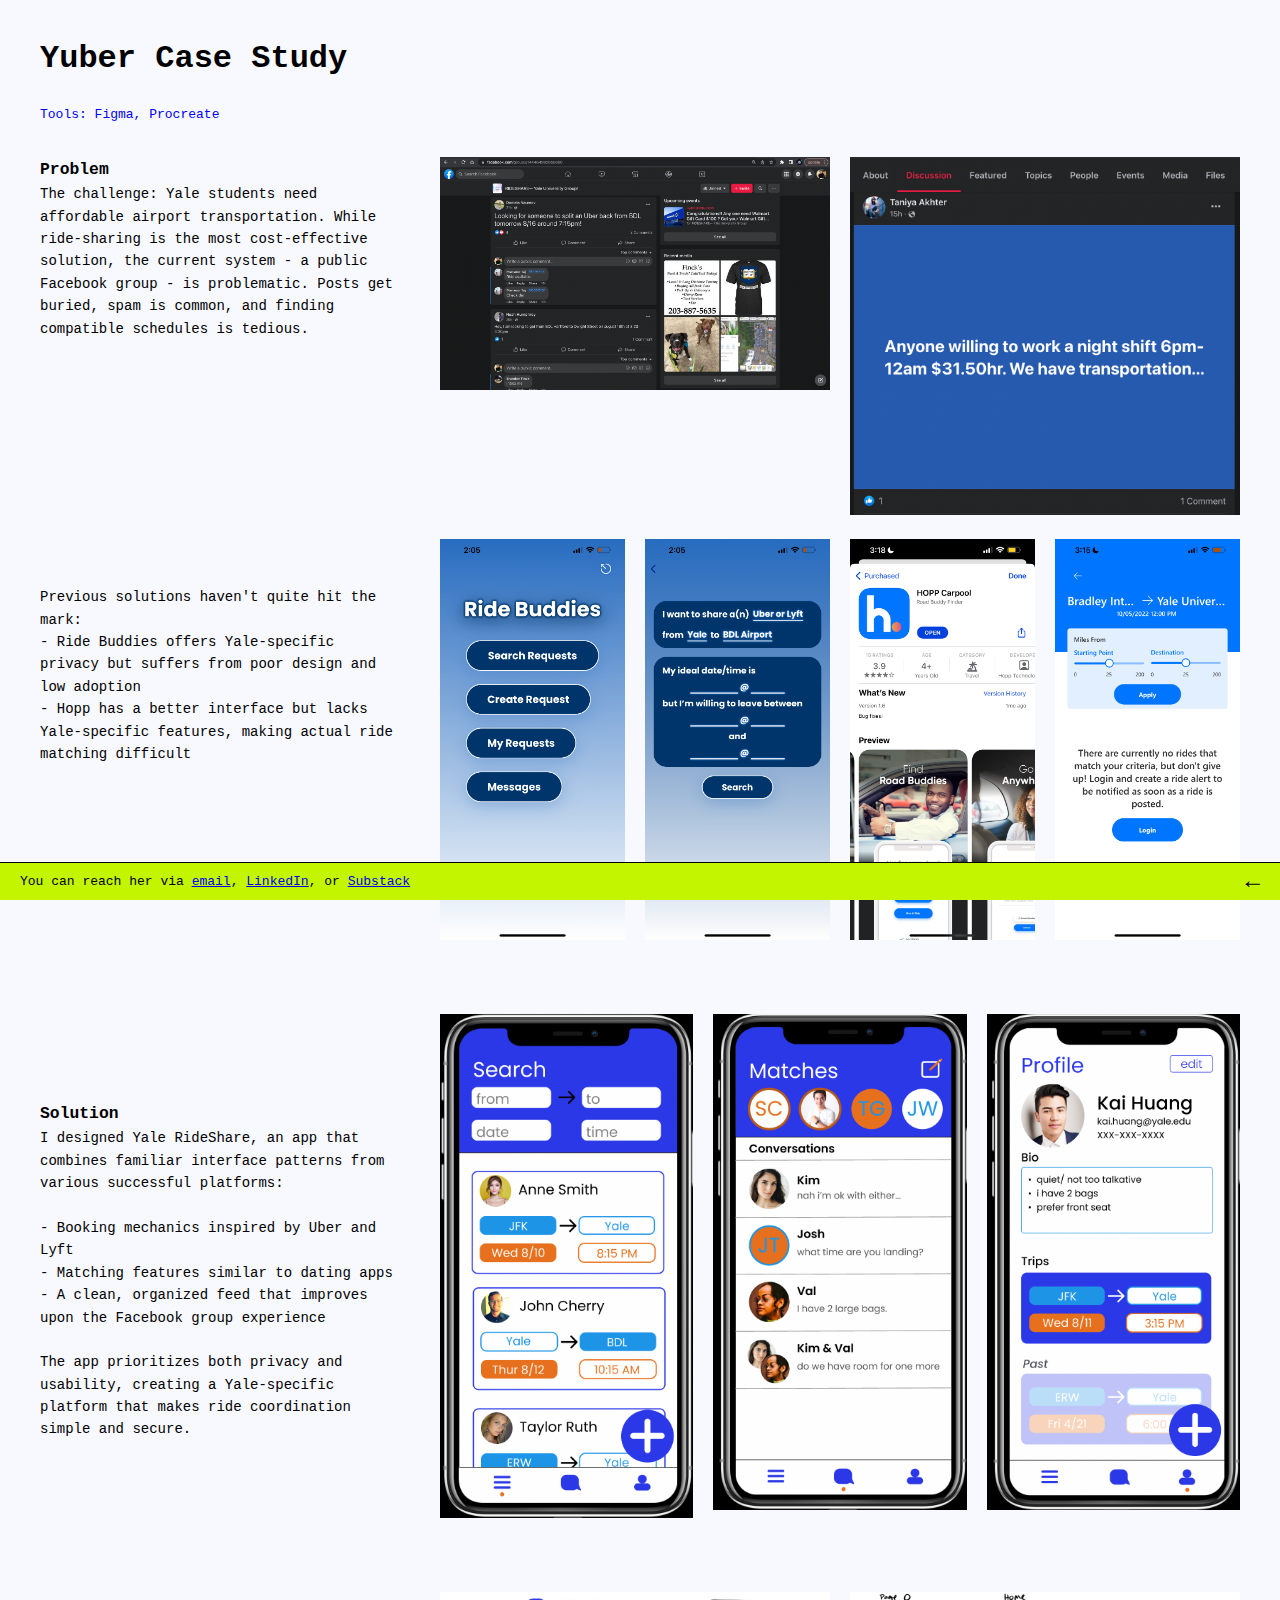
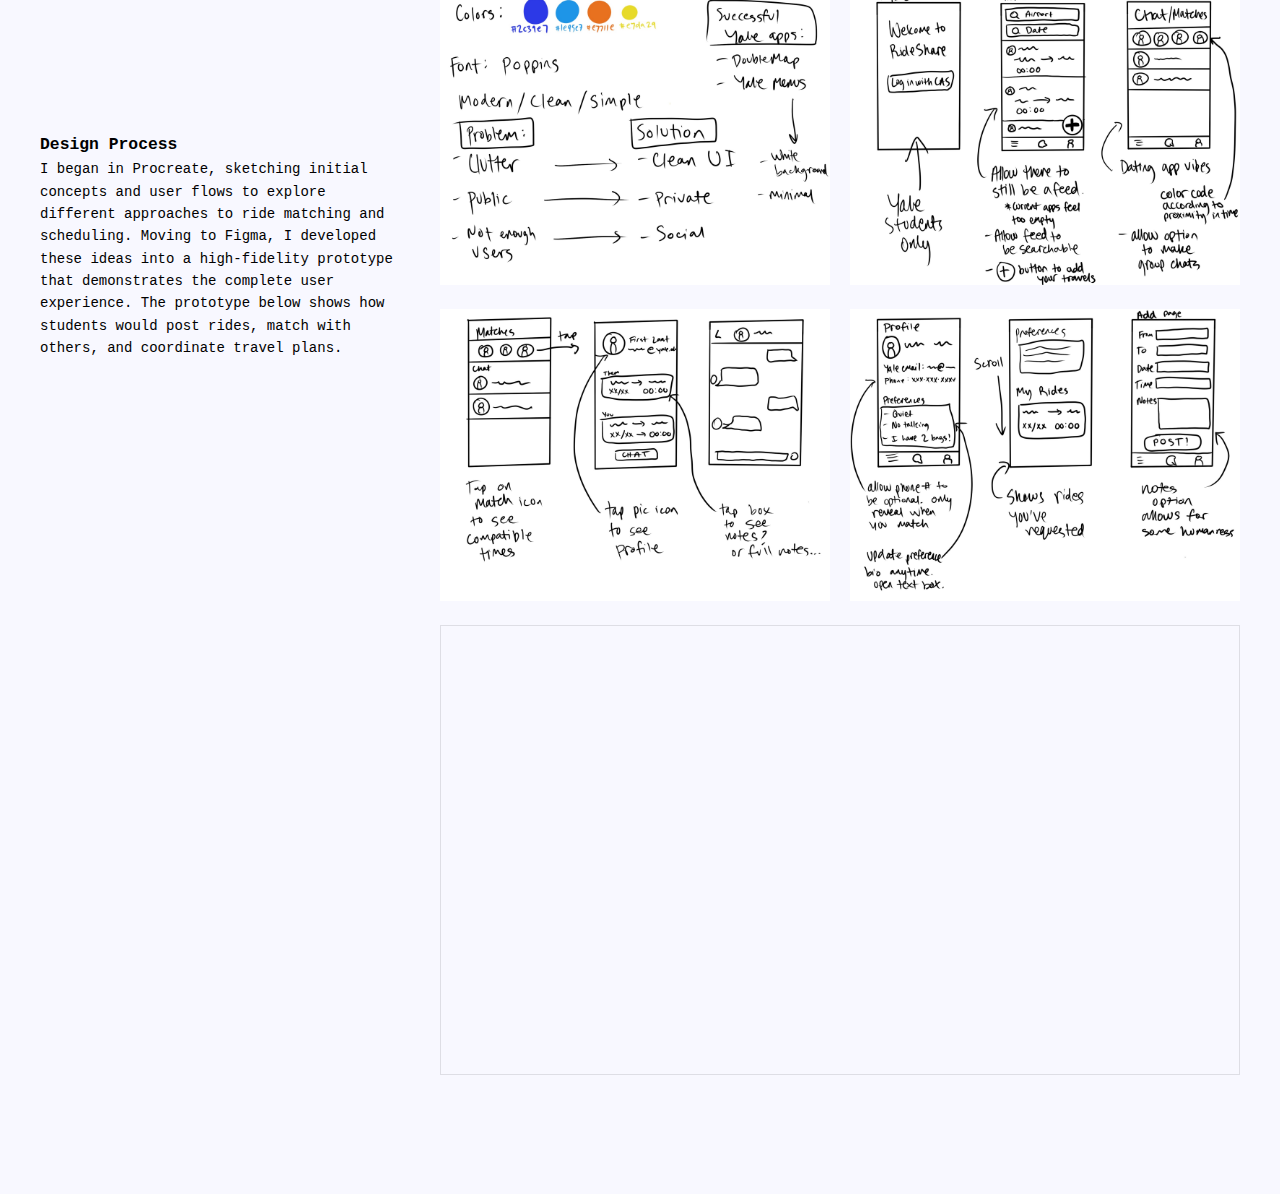
<file: projects/yuber.html>
<!DOCTYPE html>
<html lang="en">
<head>
    <meta charset="UTF-8">
    <meta name="viewport" content="width=device-width, initial-scale=1.0">
    <title>Yuber</title>
    <link rel="icon" type="image/x-icon" href="blueheart.png">
    <link rel="stylesheet" href="../styles.css">
    <link rel="stylesheet" href="yuber.css">
</head>
<body>
    <div class="project-page">
        <h1 class="project-title">Yuber Case Study</h1>
        <div class="tools">
        	<p> Tools: Figma, Procreate </p>
        </div>
        <br>
        <div class="content-container">
            <!-- Text Column -->
            <div class="text-column">
                <p>
                <h3>Problem </h3>
                The challenge: Yale students need affordable airport transportation. While ride-sharing is the most cost-effective solution, the current system - a public Facebook group - is problematic. Posts get buried, spam is common, and finding compatible schedules is tedious.
                <br><br><br><br><br><br><br><br><br><br><br><br>
                Previous solutions haven't quite hit the mark:<br>
                - Ride Buddies offers Yale-specific privacy but suffers from poor design and low adoption<br>
                - Hopp has a better interface but lacks Yale-specific features, making actual ride matching difficult<br>
                <br><br><br><br><br><br><br><br><br><br><br><br><br><br><br>
                <h3>Solution </h3>
                I designed Yale RideShare, an app that combines familiar interface patterns from various successful platforms:<br><br>
                - Booking mechanics inspired by Uber and Lyft <br>
                - Matching features similar to dating apps<br>
                - A clean, organized feed that improves upon the Facebook group experience<br>
                <br>
                The app prioritizes both privacy and usability, creating a Yale-specific platform that makes ride coordination simple and secure.
                <br><br><br><br><br><br><br><br><br><br><br><br><br><br>
                <h3>Design Process </h3>
                I began in Procreate, sketching initial concepts and user flows to explore different approaches to ride matching and scheduling.
                Moving to Figma, I developed these ideas into a high-fidelity prototype that demonstrates the complete user experience. The prototype below shows how students would post rides, match with others, and coordinate travel plans.
                
                </p>
                
            </div>

            <!-- Media Column -->
            <div class="media-column">
                
            <div class="media-block">
                <div class="media-item">
                    <img src="yubermedia/facebook.png" >
                </div>
                
                <div class="media-item">
                    <img src="yubermedia/spam.png" >
                </div>

            </div>



            <div class="media-block-3">

                <div class="media-item">
                    <img src="yubermedia/IMG_3208.png" >
                </div>

                <div class="media-item">
                    <img src="yubermedia/IMG_3209.png" >
                </div>

                <div class="media-item">
                    <img src="yubermedia/IMG_3150.png" >
                </div>

                <div class="media-item">
                    <img src="yubermedia/IMG_3149.png" >
                </div>
            </div>

            <div>
                <div class="media-block-2">
                    <div class="media-item">
                        <img src="yubermedia/feed.png" >
                        </div>
                    <div class="media-item">
                        <img src="yubermedia/matches.png" >
                        </div>
                    <div class="media-item">
                        <img src="yubermedia/profile.png" >
                        </div>

                </div>

            </div>

            <div>
                <div class="media-block">
                    <div class="media-item">
                        <img src="yubermedia/IMG_2324.jpeg" >
                        </div>
                    <div class="media-item">
                        <img src="yubermedia/IMG_2325.jpeg" >
                        </div>
                    <div class="media-item">
                        <img src="yubermedia/IMG_2326.jpeg" >
                        </div>
                    <div class="media-item">
                        <img src="yubermedia/IMG_2327.jpeg" >
                        </div>

                </div>

            </div>

            <div class="media-item">
                
                <iframe style="border: 1px solid rgba(0, 0, 0, 0.1);" width="800" height="450" src="https://embed.figma.com/proto/Mx44vIp7yf3XLvAgLhQW5Q/yale-rideshare?kind=proto&node-id=3-7&page-id=0%3A1&scaling=scale-down&show-proto-sidebar=1&starting-point-node-id=3%3A7&embed-host=share" allowfullscreen></iframe>
            </div>

            </div>
        </div>
    </div>

    <!-- Bottom Bar -->
    <div class="bottom-bar">
        <div class="contact-links"> You can reach her via
            <a href="mailto:tulsiibasil@gmail.com">email</a>,
            <a href="https://www.linkedin.com/in/tulsi-patel-4aab98173/">LinkedIn</a>, or
            <a href="https://substack.com/@tulsibasil?">Substack</a>
        </div>
        <a href="../index.html" class="back-arrow">←</a>
    </div>
</body>
</html>
</file>
<file: styles.css>
:root {
    --window-bg: #ffffff;
    --text-primary: #000000;
    --accent-yellow: #c2f970;
    --accent-purple: #8e7ff3;
    --accent-blue: #70d1f9;
    --accent-green: #73D0FA;
}

* {
    margin: 0;
    padding: 0;
    box-sizing: border-box;
}

body {
    font-family: monospace;
    background-color: ghostwhite; /* Your default color */
    background-size: cover;
    background-position: center;
    background-repeat: no-repeat;
    height: 100vh;
    overflow: hidden;
}

#change-bg {
    width: 120px;  /* Fixed width - adjust as needed */
    text-align: center;
    white-space: nowrap;
    overflow: hidden;
}

.desktop {
    position: relative;
    height: 100vh;
    padding: 20px;
}

/* Window Styles */
.window {
    position: absolute;
    background: var(--window-bg);
    border: 1px solid var(--text-primary);
    min-width: 300px;
    cursor: default;
}

.window, .folder-window {
    z-index: 1000;
}

.window-header {
    padding: 5px;
    background: var(--window-bg);
    border-bottom: 1px solid var(--text-primary);
    cursor: move;
    display: flex;
    align-items: center;
    position: relative;
}

.minimize-btn {
    background: none;
    border: none;
    cursor: pointer;
    padding: 0 5px;
    color: white;
    order: 1;
}

.window.minimized {
    height: auto !important;  /* Override any previous height */
    width: 300px !important; /* Fixed width when minimized */
}

.window.minimized .window-content {
    display: none;
}

/* Keep minimize button aligned */
.window-title {
    flex-grow: 1;
    text-align: center;
    order: 2;
}

.window-content {
    padding: 10px;
}

#intro-window {
    top: 20px;
    left: 20px;
    width: 300px;  /* Fixed width */
    border: 1px solid #7C82F9;
    filter: drop-shadow(2px 2px 2px rgba(0, 0, 0, 0.25));
}

#intro-window .window-content{
    padding: 0;
}


#intro-window .window-content img{
    width: 100%;    /* Takes up full width of the window content */
    height: auto;   /* Maintains aspect ratio */
    display: block;

}

#intro-window .window-header {
    border-bottom: 1px solid #7C82F9;
    background-color: #7C82F9;
    color: white;
}

#status-window {
    top: 257px;    /* Adjust based on intro window height + some spacing */
    left: 20px;
    width: 300px;  /* Fixed width */
    border: 1px solid #3d8421;
    filter: drop-shadow(2px 2px 2px rgba(0, 0, 0, 0.25));
}

#status-window .window-header {
    border-bottom: 1px solid #3d8421;
    background-color: #3d8421;
    color: white;
}

#reviews-window {
    top: 407px;
    left: 20px;
    width: 300px; 
    min-width: 20vw;  /* Minimum width instead of fixed width */
    max-width: 100vw;
    height: 335px; 
    resize: both;     /* Allow both horizontal and vertical resizing */
    overflow: auto;
    border: 1px solid black;
    filter: drop-shadow(2px 2px 2px rgba(0, 0, 0, 0.25));
}

#reviews-window .window-header {
    border-bottom: 1px solid black;
    background-color: black;
    color: white;
}


#personal-window {
    border: 1px solid black;
}

#personal-window .window-header {
    border-bottom: 1px solid black;
    background-color: white;
    color: white;
}

#personal-window .minimize-btn{
    color: black;
}

#personal-window .window-title{
    color: black;
}


#more-window .close-btn,
#more-window .minimize-btn,
#more-window .window-title {
    color: #ffffff;
}

#xr-ai-window .minimize-btn {
    color: black;
}

#web-window .minimize-btn {
    color: black;
}

#mobile-window .minimize-btn {
    color: black
}

#research-window .minimize-btn {
    color: black
}

.window-note {
    position: absolute;
    bottom: 5px;
    right: 10px;
    font-size: 10px;
    font-style: italic;
    color: #666;
    max-width: 70%;
    text-align: right;
}


.folder {
    position: absolute;  /* Add this */
    display: flex;
    flex-direction: column;
    align-items: center;
    margin-right: 20px;
    margin-top: 20px;
    cursor: default;
    z-index: 1;
    filter: drop-shadow(2px 2px 2px rgba(0, 0, 0, 0.25));
}

.folder img {
    width: 80px;
    height: auto;
    margin-bottom: 5px;
}

.folder span {
    text-align: center;
    font-size: 0.9em;
    color: white;
}

.folder.dragging {
    z-index: 1001;
    position: absolute;
}

.folder[data-category="xr-ai"] { top: 0; right: 0; }
.folder[data-category="web"] { top: 120px; right: 0; }
.folder[data-category="mobile"] { top: 240px; right: 0; }
.folder[data-category="research"] { top: 0; right: 150px; }
.folder[data-category="personal"] { top: 120px; right: 120px; }
.folder[data-category="more"] { top: 240px; right: 120px; }

/* Add to styles.css */

.folder:hover {
    transform: scale(1.05);
    filter: drop-shadow(3px 3px 4px rgba(0, 0, 0, 0.4));
}

.folder img {
    width: 80px;
    height: auto;
    margin-bottom: 5px;
    transition: transform 0.2s ease;
}

.folder span {
    text-align: center;
    font-size: 0.9em;
    transition: color 0.2s ease;
}

#resume-icon {
    position: absolute;
    top: 240px;  /* Position below other folders */
    right: 120px;
    z-index: 1;
    cursor: pointer;
}

.folder-window {
    position: absolute;
    background: var(--window-bg);
    border: 1px solid;
    width: 500px;
    height: 300px; 
    display: none;
    overflow: auto;
    z-index: 1000; /* Lower than preview but higher than regular elements */
}

.folder-window.active {
    display: block;
}

.folders-container {
  position: absolute;
  right: 20px;
  top: 5px;
  width: 300px;
  height: 360px; /* Explicitly set a height boundary */
  z-index: 10; /* Higher than the GIF */
}

.profile-gif {
  position: fixed;
  bottom: 140px;
  right: 20px;
  max-width: min(30vw, 300px); /* Responsive but with maximum size */
  max-height: min(30vh, 300px);
  /*max-width: 350px;
  max-height: 350px;*/
  z-index: 5;
  /* Ensure it doesn't go above a certain point */
  top: auto; /* Cancel any top positioning */
  margin-top: 380px; /* Space below the folders */
  align-items: center;
  text-align: center; 
}


.project-grid {
    display: grid;
    grid-template-columns: repeat(auto-fill, minmax(100px, 1fr));
    gap: 20px;
    padding: 15px;
}

.project-item {
    display: flex;
    flex-direction: column;
    align-items: center;
    cursor: pointer;
    position: relative;
}

.project-item img {
    width: 60px;
    height: 60px;
    margin-bottom: 5px;
}

.project-item span {
    text-align: center;
    font-size: 12px;
}

.project-preview {
    position: fixed;
    display: none;
    z-index: 99999;  /* Much higher than anything else */
    max-width: 450px;
    max-height: 450px;
    border: 1px solid black;
    pointer-events: none;  /* Makes sure it doesn't interfere with clicking */
}

.project-preview.active {
    display: block;
}

/* Add to styles.css */
.close-btn {
    background: none;
    border: none;
    cursor: pointer;
    padding: 0 5px;
    font-size: 16px;
}


/* Add to styles.css */
.review {
    display: flex;
    gap: 15px;
    margin-bottom: 20px;  /* Space between reviews */
}

.review img {
    width: 50px;  /* Adjust size as needed */
    height: 50px;
    flex-shrink: 0;  /* Prevent image from shrinking */
}

.review-content {
    flex-grow: 1;
}

.review-content h3 {
    margin: 0;
    font-size: 12px;  /* Adjust as needed */
}

.review-content em {
    font-style: italic;
}

.review-point {
    margin: 5px 0;
    font-size: 12px;  /* Adjust as needed */
    color: #0000FF;  /* The blue color from your design */
}


/* selected works */
.selected-project {
    position: absolute !important;
    display: flex;
    flex-direction: column;
    align-items: center;
    cursor: pointer;
    z-index: 1;
}

.selected-project img {
    width: 60px;
    height: 60px;
    margin-bottom: 5px;
}

.selected-project span {
    font-size: 12px;
    text-align: center;
}


.selected-project:nth-child(odd) {
    right: 260px;
}

.selected-project:nth-child(even) {
    right: 380px;
}

.selected-project:nth-child(1) { top: 10; }
.selected-project:nth-child(2) { top: 10; }
.selected-project:nth-child(3) { top: 125px; }
.selected-project:nth-child(4) { top: 125px; }
/* Add more if needed */


.profile-gif img {
  width: 100%;
  height: auto;
  mix-blend-mode: screen; 
}

.intro-popup {
  position: fixed;
  top: 0;
  left: 0;
  width: 100%;
  height: 100%;
  display: flex;
  align-items: center;
  justify-content: center;
  z-index: 900;
  opacity: 0;
  visibility: hidden;
  transition: opacity 0.1s ease, visibility 0.1s;
  pointer-events: none;
}

.intro-content {
  background-color: none;
  padding: 30px;
  max-width: 500px;
  font-family: monospace;
  text-align: center;
  color: white;
}

.intro-content h2 {
  margin-bottom: 15px;
}

.intro-content p {
  line-height: 1.5;
  margin-bottom: 10px;
}

/* Show the popup when hovering over the profile gif */
.profile-gif:hover + .intro-popup {
  opacity: 1;
  visibility: visible;
}


.profile-gif span {
    margin-top: 0px;
    text-align: center;
    color: blue;
    font-size: 10px;
    margin-left: 40px;
}

/* Bottom Bar */
.bottom-bar {
    position: fixed;
    bottom: 0;
    left: 0;
    right: 0;
    border-top: 1px solid;
    padding: 5px 20px;
    display: flex;
    justify-content: space-between;
    align-items: center;
    background: #C3F400;
    z-index: 10000;
}

.bottom-bar button {
    margin-left: 10px;
    padding: 5px 10px;
    background: none;
    border: 1px solid var(--text-primary);
    cursor: pointer;
    font-family: monospace;
    box-shadow: 0px 2px 4px rgba(0, 0, 0, 0.3);
}

#change-bg:hover {
    box-shadow: 0px 3px 6px rgba(0, 0, 0, 0.7);
}

/* Optional: add hover effect */
#show-works:hover {
    box-shadow: 0px 3px 6px rgba(0, 0, 0, 1.0);
}

#minimal:hover {
    box-shadow: 0px 3px 6px rgba(0, 0, 0, 1.0);
}
</file>
<file: projects/aux.css>
/* project-template.css */
body {
    font-family: monospace;
    margin: 0;
    padding: 0;
    height: auto;  /* Override the 100vh height from main styles */
    min-height: 100vh;  /* Ensure it's at least full viewport height */
    overflow-y: auto;  /* Allow vertical scrolling */
    display: flex;
    flex-direction: column;
}

.project-page {
    flex: 1;
    padding: 40px;
    margin-bottom: 40px; /* Space for bottom bar */
    padding-bottom: 80px;  /* Add space for the bottom bar */
}

.project-title {
    font-size: 32px;
    margin-bottom: 30px;
}

.tools{
    margin-bottom: 20px;
    color: blue;
}

.content-container {
    display: grid;
    grid-template-columns: 1fr 1fr;
    overflow-y: auto;  /* Allow content to scroll */
    gap: 40px;
    max-width: 100%;
    margin: 0 auto;
}

.text-column {
    font-size: 14px;
    line-height: 1.6;
}

.media-column {
    display: flex;
    flex-direction: column;
    gap: 20px;
}

.media-block {
    display: grid;
    grid-template-columns: repeat(2, 1fr); /* 2x2 grid */
    grid-template-rows: repeat(2, 1fr);
    gap: 20px;
}

.media-block-2 {
    display: grid;
    grid-template-columns: repeat(2, 1fr); /* 2x2 grid */
    grid-template-rows: repeat(2, 1fr);
    gap: 20px;
}

.media-item {
    width: 100%;
}

.media-item img,
.media-item video {
    width: 100%;
    height: auto;
    background: #f0f0f0; /* Placeholder color */
}

/* Bottom bar styling */
.bottom-bar {
    position: fixed;
    bottom: 0;
    left: 0;
    right: 0;
    border-top: 1px solid;
    padding: 5px 20px;
    display: flex;
    justify-content: space-between;
    align-items: center;
    background: #C3F400;
    z-index: 1000;
}

.back-arrow {
    margin-left: auto; /* Pushes arrow to the right */
    font-size: 24px;
    text-decoration: none;
    color: #000;
}

/* Add to your project CSS */
.video-container {
    position: relative;
    width: 100%;
    padding-bottom: 20px; /* 16:9 Aspect Ratio */
}

.video-container iframe {
    position: absolute;
    top: 0;
    left: 0;
    width: 100%;
    height: 100%;
}
</file>
<file: projects/wisp.css>
/* project-template.css */

body {
    font-family: monospace;
    margin: 0;
    padding: 0;
    height: auto;  /* Override the 100vh height from main styles */
    min-height: 100vh;  /* Ensure it's at least full viewport height */
    overflow-y: auto;  /* Allow vertical scrolling */
    display: flex;
    flex-direction: column;
}

.project-page {
    flex: 1;
    padding: 40px;
    margin-bottom: 40px; /* Space for bottom bar */
    padding-bottom: 80px;  /* Add space for the bottom bar */
}

.project-title {
    font-size: 32px;
    margin-bottom: 30px;
}

.tools{
    margin-bottom: 20px;
    color: blue;
}

.content-container {
    display: grid;
    grid-template-columns: 1fr 1fr;
    overflow-y: auto;  /* Allow content to scroll */
    gap: 40px;
    max-width: 100%;
    margin: 0 auto;
}

.text-column {
    font-size: 14px;
    line-height: 1.6;
}

.media-column {
    display: flex;
    flex-direction: column;
    gap: 40px;
}

.media-block {
    display: grid;
    grid-template-columns: repeat(2, 1fr); /* 2x2 grid */
    grid-template-rows: repeat(2, 1fr);
    gap: 20px;
}

.media-block-2 {
    display: grid;
    grid-template-columns: repeat(2, 1fr); /* 2x2 grid */
    grid-template-rows: repeat(2, 1fr);
    gap: 20px;
}

.media-item {
    width: 100%;
}

.media-item img,
.media-item video {
    width: 100%;
    height: auto;
    background: #f0f0f0; /* Placeholder color */
}

/* Bottom bar styling */
.bottom-bar {
    position: fixed;
    bottom: 0;
    left: 0;
    right: 0;
    border-top: 1px solid;
    padding: 5px 20px;
    display: flex;
    justify-content: space-between;
    align-items: center;
    background: #C3F400;
    z-index: 1000;
}

.back-arrow {
    margin-left: auto; /* Pushes arrow to the right */
    font-size: 24px;
    text-decoration: none;
    color: #000;
}

/* Add to your project CSS */
.video-container {
    position: relative;
    width: 100%;
    padding-bottom: 56.25%; /* 16:9 Aspect Ratio */
}

.video-container iframe {
    position: absolute;
    top: 0;
    left: 0;
    width: 100%;
    height: 100%;
}
</file>
<file: projects/fancybear.css>
/* project-template.css */
body {
    font-family: monospace;
    margin: 0;
    padding: 0;
    height: auto;  /* Override the 100vh height from main styles */
    min-height: 100vh;  /* Ensure it's at least full viewport height */
    overflow-y: auto;  /* Allow vertical scrolling */
    display: flex;
    flex-direction: column;
}

.project-page {
    flex: 1;
    padding: 40px;
    margin-bottom: 40px; /* Space for bottom bar */
    padding-bottom: 80px;  /* Add space for the bottom bar */
}

.project-title {
    font-size: 32px;
    margin-bottom: 30px;
}

.tools{
    margin-bottom: 20px;
    color: blue;
}

.content-container {
    display: grid;
    grid-template-columns: 1fr 1fr;
    overflow-y: auto;  /* Allow content to scroll */
    gap: 40px;
    max-width: 100%;
    margin: 0 auto;
}

.text-column {
    font-size: 14px;
    line-height: 1.6;
}

.media-column {
    display: flex;
    flex-direction: column;
    gap: 20px;
}

.media-block {
    display: grid;
    grid-template-columns: repeat(2, 1fr); /* 2x2 grid */
    grid-template-rows: repeat(2, 1fr);
    gap: 20px;
}

.media-block-2 {
    display: grid;
    grid-template-columns: repeat(2, 1fr); /* 2x2 grid */
    grid-template-rows: repeat(2, 1fr);
    gap: 20px;
}

.media-item {
    width: 100%;
}

.media-item img,
.media-item video {
    width: 100%;
    height: auto;
    background: #f0f0f0; /* Placeholder color */
}

/* Bottom bar styling */
.bottom-bar {
    position: fixed;
    bottom: 0;
    left: 0;
    right: 0;
    border-top: 1px solid;
    padding: 5px 20px;
    display: flex;
    justify-content: space-between;
    align-items: center;
    background: #C3F400;
    z-index: 1000;
}

.back-arrow {
    margin-left: auto; /* Pushes arrow to the right */
    font-size: 24px;
    text-decoration: none;
    color: #000;
}

/* Add to your project CSS */
.video-container {
    position: relative;
    width: 100%;
    padding-bottom: 20px; /* 16:9 Aspect Ratio */
}

.video-container iframe {
    position: absolute;
    top: 0;
    left: 0;
    width: 100%;
    height: 100%;
}
</file>
<file: projects/yuber.css>
/* project-template.css */
body {
    font-family: monospace;
    margin: 0;
    padding: 0;
    height: auto;  /* Override the 100vh height from main styles */
    min-height: 100vh;  /* Ensure it's at least full viewport height */
    overflow-y: auto;  /* Allow vertical scrolling */
    display: flex;
    flex-direction: column;
}

.project-page {
    flex: 1;
    padding: 40px;
    margin-bottom: 40px; /* Space for bottom bar */
    padding-bottom: 80px;  /* Add space for the bottom bar */
}

.project-title {
    font-size: 32px;
    margin-bottom: 30px;
}

.tools{
    margin-bottom: 20px;
    color: blue;
}

.content-container {
    display: grid;
    grid-template-columns: 1fr 1fr;
    overflow-y: auto;  /* Allow content to scroll */
    gap: 40px;
    max-width: 100%;
    margin: 0 auto;
}

.text-column {
    font-size: 14px;
    line-height: 1.6;
}

.media-column {
    display: flex;
    flex-direction: column;
    gap: 20px;
}

.media-block {
    display: grid;
    grid-template-columns: repeat(2, 1fr); /* 2 columns */
    grid-auto-rows: auto; 
    gap: 20px;
}

.media-block-2 {
    display: grid;
    grid-template-columns: repeat(3, 1fr); /* 3 columns */
    gap: 20px;
    margin-bottom: 50px;
}

.media-block-3 {
    display: grid;
    grid-template-columns: repeat(4, 1fr); /* 4 columns */
    gap: 20px;
    margin-bottom: 50px;
}

.media-item {
    width: 100%;
}

.media-item img,
.media-item video {
    width: 100%;
    height: auto;
    background: #f0f0f0; /* Placeholder color */
}

/* Bottom bar styling */
.bottom-bar {
    position: fixed;
    bottom: 0;
    left: 0;
    right: 0;
    border-top: 1px solid;
    padding: 5px 20px;
    display: flex;
    justify-content: space-between;
    align-items: center;
    background: #C3F400;
    z-index: 1000;
}

.back-arrow {
    margin-left: auto; /* Pushes arrow to the right */
    font-size: 24px;
    text-decoration: none;
    color: #000;
}

/* Add to your project CSS */
.video-container {
    position: relative;
    width: 100%;
    padding-bottom: 20px; /* 16:9 Aspect Ratio */
}

.video-container iframe {
    position: absolute;
    top: 0;
    left: 0;
    width: 100%;
    height: 100%;
}
</file>
